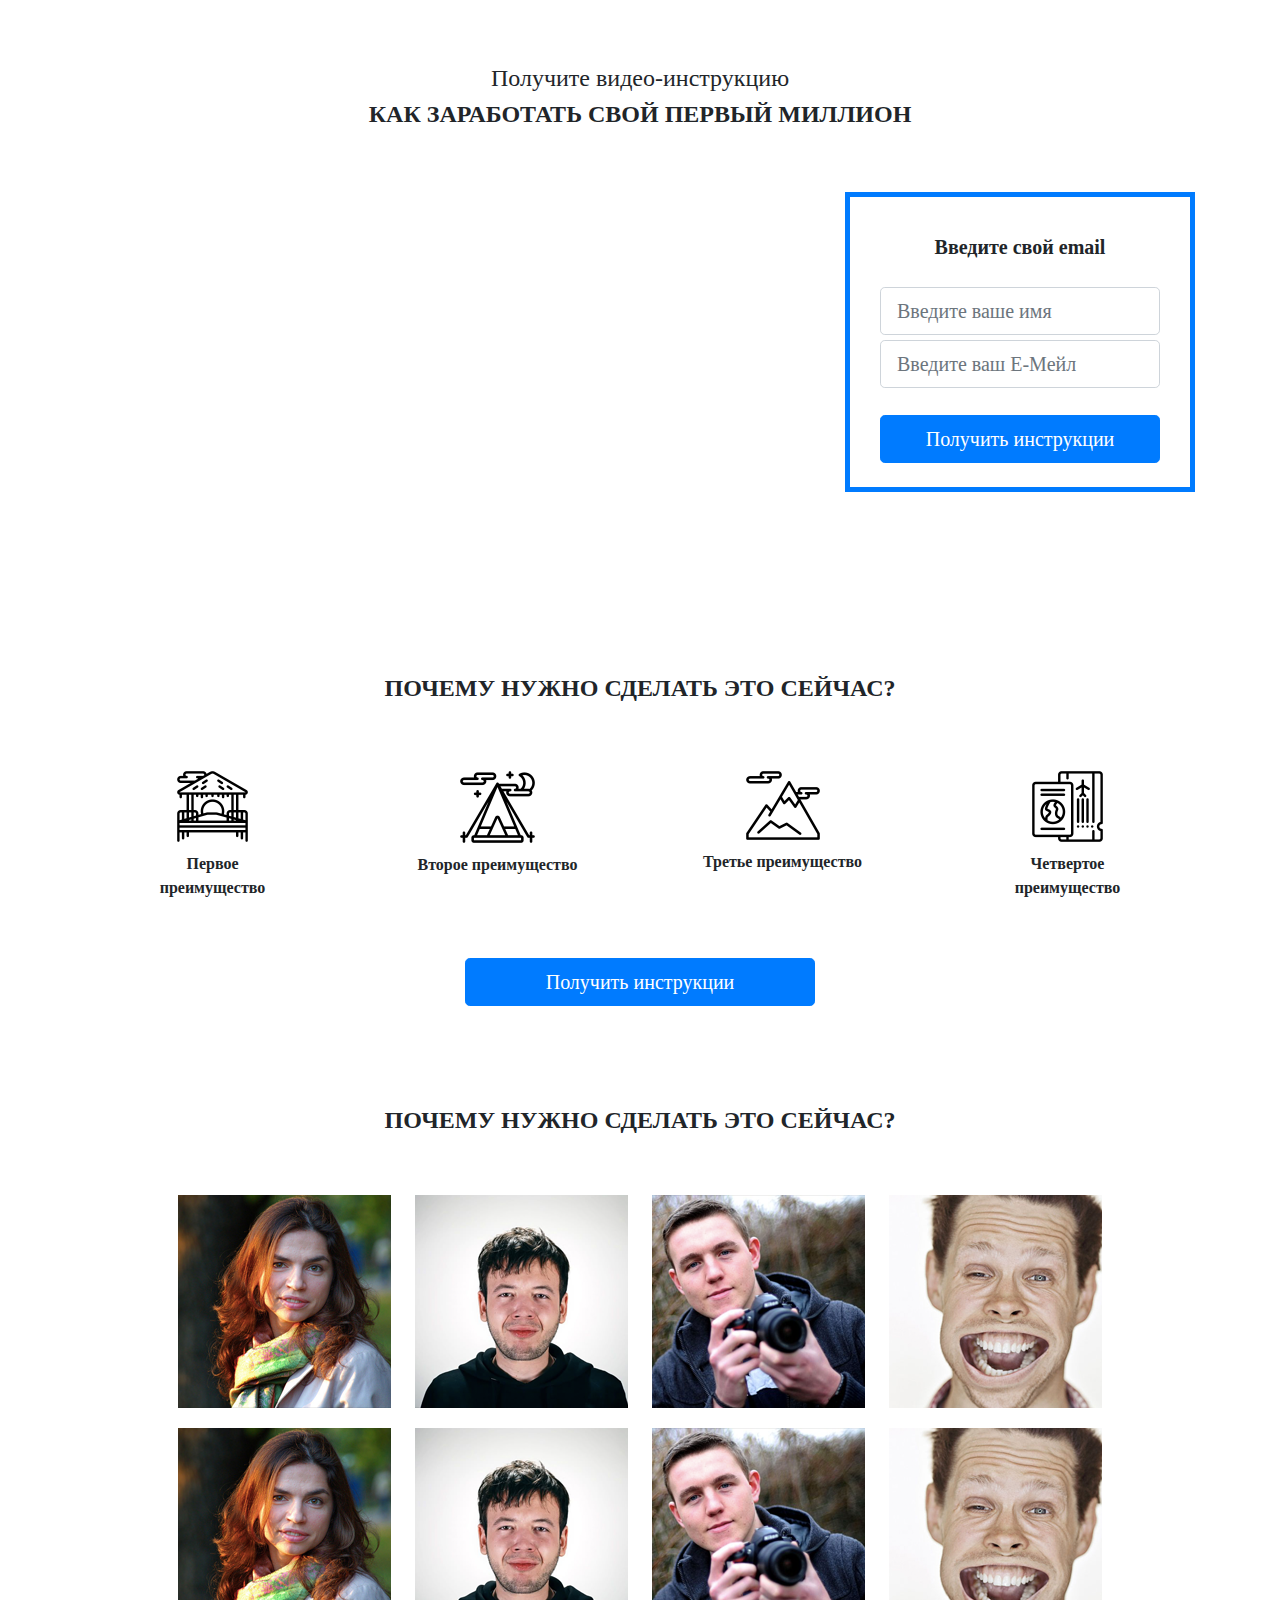
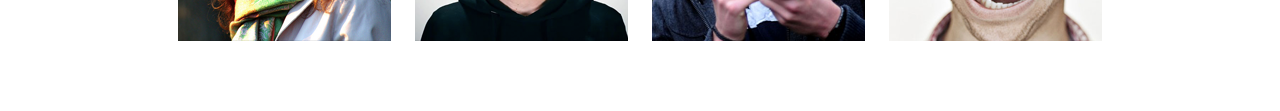
<file: lesson_12/index.html>
<!DOCTYPE html>
<html lang="en">
<head>
	<meta charset="UTF-8">
	<title>Document</title>
<link rel="stylesheet" href="css/bootstrap.min.css">
	<link rel="stylesheet" href="css/style.css">
</head>
<body>
<div class="header">
	<div class="container">

		<div class="row">
			<div class="col text-center">
				<h1 class="head_text">
					<span>Получите видео-инструкцию</span> <br>
					<strong class="text-uppercase ">Как заработать свой первый миллион</strong>
				</h1>
			</div>
		</div>

		<div class="row">

			<div class="col-lg-6 offset-lg-1 col-md-10 offset-md-1">
				<div class="video">
					<iframe width="100%" height="315" src="https://www.youtube.com/embed/JPCKKoLjgVI" frameborder="0" allow="autoplay; encrypted-media" allowfullscreen></iframe>
				</div>
			</div>

			<div class="col-lg-4 col-md-10 offset-md-1 ">
				<div class="form">
					<form action="#">
						<p class="text-center font-weight-bold">Введите свой email</p>
						<input type="text" class="form-control-lg form-control" placeholder="Введите ваше имя">
						<input type="text" class="form-control-lg form-control" placeholder="Введите ваш Е-Мейл">
						<button class="btn btn-primary btn-lg btn-block">Получить инструкции</button>
					</form>
				</div>
			</div>
		</div>
	</div>
</div>

<div class="section">
	<div class="container">

		<div class="row">
			<div class="col">
				<h2 class="text2 text-center text-uppercase">Почему нужно сделать это сейчас?</h2>
			</div>
		</div>

		<div class="feature">
			<div class="row text-center">
				<div class="col-lg-3 col-md-6 col-sm-12">
					<div class="feature-box">
						<img src="img/01.png" alt="1 преимущество">
						<p>Первое преимущество</p>
					</div>
				</div>
				<div class="col-lg-3 col-md-6 col-sm-12">
					<div class="feature-box">
						<img src="img/02.png" alt="2 преимущество">
						<p>Второе преимущество</p>
					</div>
				</div>
				<div class="col-lg-3 col-md-6 col-sm-12">
					<div class="feature-box">
						<img src="img/03.png" alt="3 преимущество">
						<p>Третье преимущество</p>
					</div>
				</div>
				<div class="col-lg-3 col-md-6 col-sm-12">
					<div class="feature-box">
						<img src="img/04.png" alt="4 преимущество">
						<p>Четвертое преимущество</p>
					</div>
				</div>
			</div>

			<div class="row">
				<div class="col-lg-4 offset-lg-4 col-md-6 offset-md-3 text-center mt-5">
					<button class="btn btn-primary btn-lg btn-block ">Получить инструкции</button>
				</div>
			</div>

		</div>

		<div class="footer">

			<div class="row">
				<div class="col-lg">
					<h2 class="text_footer text-center">
						ПОЧЕМУ НУЖНО СДЕЛАТЬ ЭТО СЕЙЧАС?
					</h2>
				</div>
			</div>

			<div class="row  text-center">
				<div class="col-lg-12">
					<img src="img/img_bottom1.png" alt="Фотка 1" class="photo">
					<img src="img/img_bottom2.png" alt="Фотка 2" class="photo">
					<img src="img/img_bottom3.png" alt="Фотка 3" class="photo">
					<img src="img/img_bottom4.png" alt="Фотка 4" class="photo">
				</div>
			</div>

				<div class="row  text-center">
				<div class="col-lg-12 ">
					<img src="img/img_bottom1.png" alt="Фотка 1" class="photo">
					<img src="img/img_bottom2.png" alt="Фотка 2" class="photo">
					<img src="img/img_bottom3.png" alt="Фотка 3" class="photo">
					<img src="img/img_bottom4.png" alt="Фотка 4" class="photo">
			</div>

		</div>

	</div>
</div>

</body>
</html>
</file>
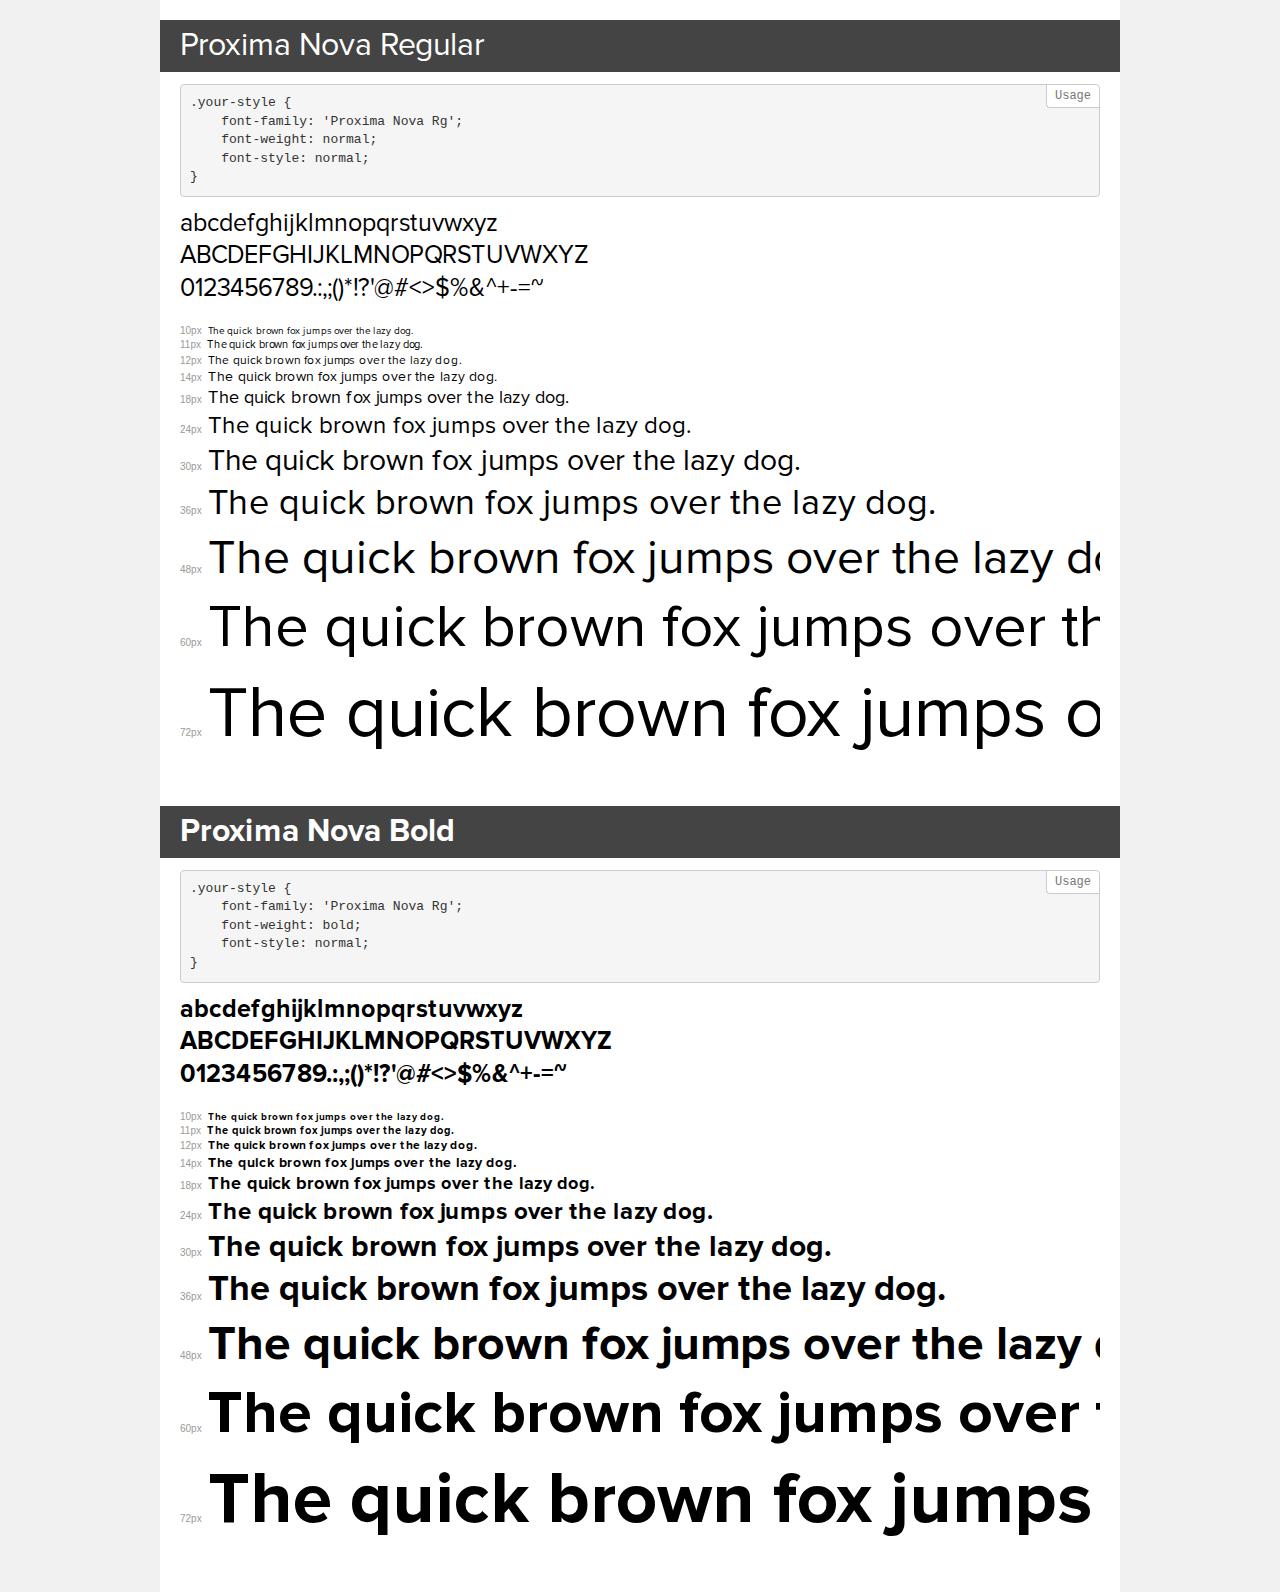
<file: Урок15/fonts/demo.html>
<!DOCTYPE html>
<html>
<head>
    <meta charset="utf-8">
    <meta http-equiv="X-UA-Compatible" content="IE=edge">
    <meta name="viewport" content="width=device-width, initial-scale=1">
    <meta name="robots" content="noindex, noarchive">
    <meta name="format-detection" content="telephone=no">
    <title>Transfonter demo</title>
    <link href="stylesheet.css" rel="stylesheet">
    <style>
        /*
        http://meyerweb.com/eric/tools/css/reset/
        v2.0 | 20110126
        License: none (public domain)
        */
        html, body, div, span, applet, object, iframe,
        h1, h2, h3, h4, h5, h6, p, blockquote, pre,
        a, abbr, acronym, address, big, cite, code,
        del, dfn, em, img, ins, kbd, q, s, samp,
        small, strike, strong, sub, sup, tt, var,
        b, u, i, center,
        dl, dt, dd, ol, ul, li,
        fieldset, form, label, legend,
        table, caption, tbody, tfoot, thead, tr, th, td,
        article, aside, canvas, details, embed,
        figure, figcaption, footer, header, hgroup,
        menu, nav, output, ruby, section, summary,
        time, mark, audio, video {
            margin: 0;
            padding: 0;
            border: 0;
            font-size: 100%;
            font: inherit;
            vertical-align: baseline;
        }
        /* HTML5 display-role reset for older browsers */
        article, aside, details, figcaption, figure,
        footer, header, hgroup, menu, nav, section {
            display: block;
        }
        body {
            line-height: 1;
        }
        ol, ul {
            list-style: none;
        }
        blockquote, q {
            quotes: none;
        }
        blockquote:before, blockquote:after,
        q:before, q:after {
            content: '';
            content: none;
        }
        table {
            border-collapse: collapse;
            border-spacing: 0;
        }
        /* common styles */
        body {
            background: #f1f1f1;
            color: #000;
        }
        .page {
            background: #fff;
            width: 920px;
            margin: 0 auto;
            padding: 20px 20px 0 20px;
            overflow: hidden;
        }
        .font-container {
            overflow-x: auto;
            overflow-y: hidden;
            margin-bottom: 40px;
            line-height: 1.3;
            white-space: nowrap;
            padding-bottom: 5px;
        }
        h1 {
            position: relative;
            background: #444;
            font-size: 32px;
            color: #fff;
            padding: 10px 20px;
            margin: 0 -20px 12px -20px;
        }
        .letters {
            font-size: 25px;
            margin-bottom: 20px;
        }
        .s10:before {
            content: '10px';
        }
        .s11:before {
            content: '11px';
        }
        .s12:before {
            content: '12px';
        }
        .s14:before {
            content: '14px';
        }
        .s18:before {
            content: '18px';
        }
        .s24:before {
            content: '24px';
        }
        .s30:before {
            content: '30px';
        }
        .s36:before {
            content: '36px';
        }
        .s48:before {
            content: '48px';
        }
        .s60:before {
            content: '60px';
        }
        .s72:before {
            content: '72px';
        }
        .s10:before, .s11:before, .s12:before, .s14:before,
        .s18:before, .s24:before, .s30:before, .s36:before,
        .s48:before, .s60:before, .s72:before {
            font-family: Arial, sans-serif;
            font-size: 10px;
            font-weight: normal;
            font-style: normal;
            color: #999;
            padding-right: 6px;
        }
        pre {
            display: block;
            position: relative;
            padding: 9px;
            margin: 0 0 10px;
            font-family: Monaco, Menlo, Consolas, "Courier New", monospace !important;
            font-size: 13px;
            line-height: 1.428571429;
            color: #333;
            font-weight: normal !important;
            font-style: normal !important;
            background-color: #f5f5f5;
            border: 1px solid #ccc;
            overflow-x: auto;
            border-radius: 4px;
        }
        pre:after {
            display: block;
            position: absolute;
            right: 0;
            top: 0;
            content: 'Usage';
            line-height: 1;
            padding: 5px 8px;
            font-size: 12px;
            color: #767676;
            background-color: #fff;
            border: 1px solid #ccc;
            border-right: none;
            border-top: none;
            border-radius: 0 4px 0 4px;
            z-index: 10;
        }
        /* responsive */
        @media (max-width: 959px) {
            .page {
                width: auto;
                margin: 0;
            }
        }
    </style>
</head>
<body>
<div class="page">
    <div class="demo" style="font-family: 'Proxima Nova Rg'; font-weight: normal; font-style: normal;">
        <h1>Proxima Nova Regular</h1>
        <pre>.your-style {
    font-family: 'Proxima Nova Rg';
    font-weight: normal;
    font-style: normal;
}</pre>
        <div class="font-container">
            <p class="letters">
                abcdefghijklmnopqrstuvwxyz<br>
ABCDEFGHIJKLMNOPQRSTUVWXYZ<br>
                0123456789.:,;()*!?'@#<>$%&^+-=~
            </p>
            <p class="s10" style="font-size: 10px;">The quick brown fox jumps over the lazy dog.</p>
            <p class="s11" style="font-size: 11px;">The quick brown fox jumps over the lazy dog.</p>
            <p class="s12" style="font-size: 12px;">The quick brown fox jumps over the lazy dog.</p>
            <p class="s14" style="font-size: 14px;">The quick brown fox jumps over the lazy dog.</p>
            <p class="s18" style="font-size: 18px;">The quick brown fox jumps over the lazy dog.</p>
            <p class="s24" style="font-size: 24px;">The quick brown fox jumps over the lazy dog.</p>
            <p class="s30" style="font-size: 30px;">The quick brown fox jumps over the lazy dog.</p>
            <p class="s36" style="font-size: 36px;">The quick brown fox jumps over the lazy dog.</p>
            <p class="s48" style="font-size: 48px;">The quick brown fox jumps over the lazy dog.</p>
            <p class="s60" style="font-size: 60px;">The quick brown fox jumps over the lazy dog.</p>
            <p class="s72" style="font-size: 72px;">The quick brown fox jumps over the lazy dog.</p>
        </div>
    </div>
    <div class="demo" style="font-family: 'Proxima Nova Rg'; font-weight: bold; font-style: normal;">
        <h1>Proxima Nova Bold</h1>
        <pre>.your-style {
    font-family: 'Proxima Nova Rg';
    font-weight: bold;
    font-style: normal;
}</pre>
        <div class="font-container">
            <p class="letters">
                abcdefghijklmnopqrstuvwxyz<br>
ABCDEFGHIJKLMNOPQRSTUVWXYZ<br>
                0123456789.:,;()*!?'@#<>$%&^+-=~
            </p>
            <p class="s10" style="font-size: 10px;">The quick brown fox jumps over the lazy dog.</p>
            <p class="s11" style="font-size: 11px;">The quick brown fox jumps over the lazy dog.</p>
            <p class="s12" style="font-size: 12px;">The quick brown fox jumps over the lazy dog.</p>
            <p class="s14" style="font-size: 14px;">The quick brown fox jumps over the lazy dog.</p>
            <p class="s18" style="font-size: 18px;">The quick brown fox jumps over the lazy dog.</p>
            <p class="s24" style="font-size: 24px;">The quick brown fox jumps over the lazy dog.</p>
            <p class="s30" style="font-size: 30px;">The quick brown fox jumps over the lazy dog.</p>
            <p class="s36" style="font-size: 36px;">The quick brown fox jumps over the lazy dog.</p>
            <p class="s48" style="font-size: 48px;">The quick brown fox jumps over the lazy dog.</p>
            <p class="s60" style="font-size: 60px;">The quick brown fox jumps over the lazy dog.</p>
            <p class="s72" style="font-size: 72px;">The quick brown fox jumps over the lazy dog.</p>
        </div>
    </div>
</div>
</body>
</html>
</file>
<file: lesson_12/css/style.css>
body{
font-family: 'Tahoma';
color: 333333;
}

.head_text{
	margin: 60px auto;
	line-height: 1.5;
	font-size: 24px;
}

.head_text strong{
	text-transform: uppercase;
	font-weight: 900;

}

.form{
	border: 5px solid #007bff;
	padding: 20px 30px;
}
.form p{
	font-size: 20px;
	margin: 15px auto 25px;
}
.form input{
margin: 5px auto;
}
.form button{
	margin: 27px auto 4px;
}

.section{
	margin: 100px auto 60px;
}
.text2{
	font-size: 24px;
	font-weight: 900;
}
.feature{
	margin: 60px auto;	
}
.feature-box p{
	margin-top: 10px;
	font-weight: 900;
	width: 160px;
	margin: 10px auto;
}

.text_footer{
	font-weight: 900;
	font-size: 24px;
	margin-top: 40px;
	margin-bottom: 50px;
}

.photo{
	margin: 10px;
}

.video{
	margin-bottom: 60px;
}
</file>
<file: Урок15/fonts/stylesheet.css>
@font-face {
    font-family: 'Proxima Nova Rg';
    src: url('ProximaNova-Regular.eot');
    src: url('ProximaNova-Regular.eot?#iefix') format('embedded-opentype'),
        url('ProximaNova-Regular.woff2') format('woff2'),
        url('ProximaNova-Regular.woff') format('woff'),
        url('ProximaNova-Regular.ttf') format('truetype'),
        url('ProximaNova-Regular.svg#ProximaNova-Regular') format('svg');
    font-weight: normal;
    font-style: normal;
}

@font-face {
    font-family: 'Proxima Nova Rg';
    src: url('ProximaNova-Bold.eot');
    src: url('ProximaNova-Bold.eot?#iefix') format('embedded-opentype'),
        url('ProximaNova-Bold.woff2') format('woff2'),
        url('ProximaNova-Bold.woff') format('woff'),
        url('ProximaNova-Bold.ttf') format('truetype'),
        url('ProximaNova-Bold.svg#ProximaNova-Bold') format('svg');
    font-weight: bold;
    font-style: normal;
}
</file>
